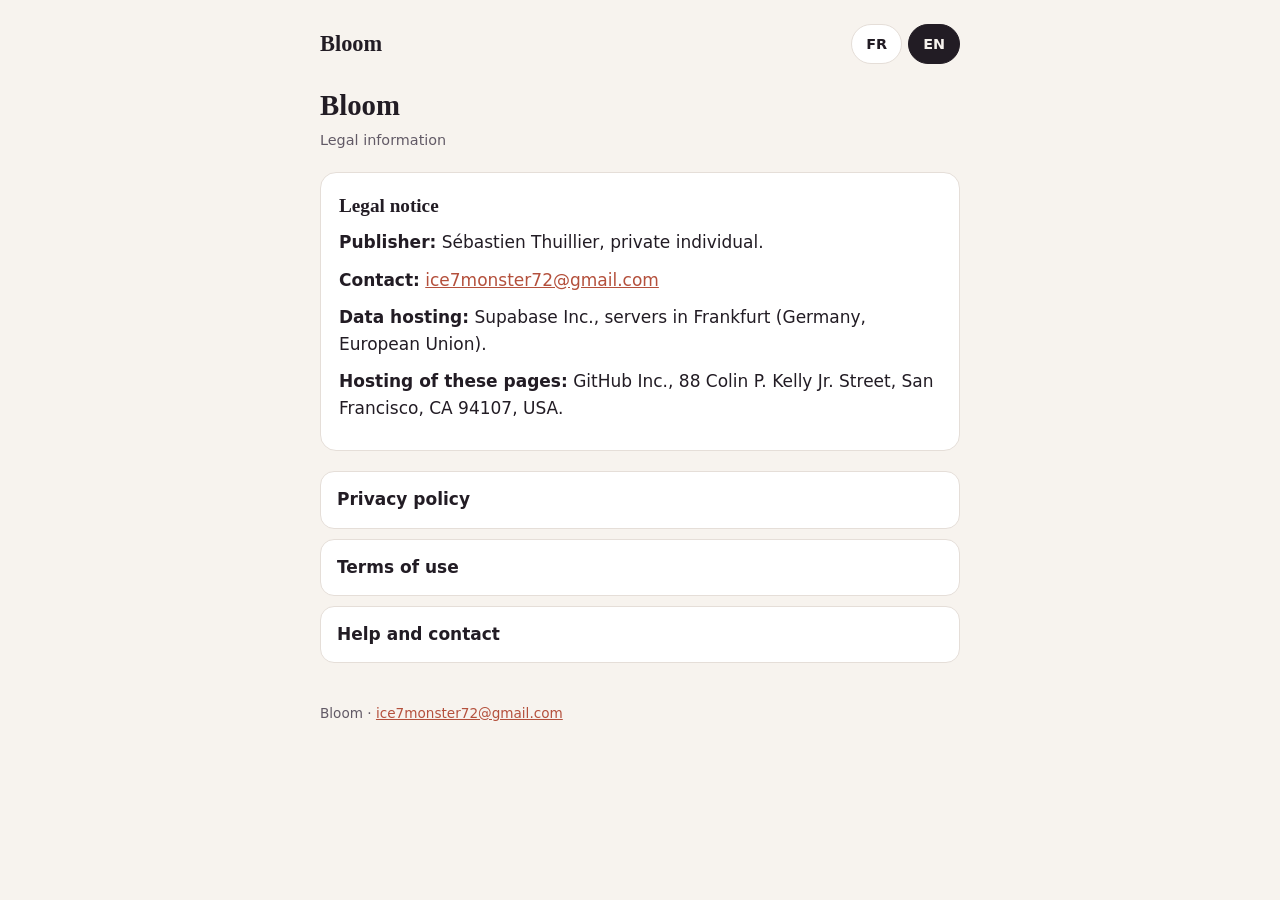
<file: index.html>
<!doctype html>
<html lang="fr"><head><meta charset="utf-8"><meta name="viewport" content="width=device-width,initial-scale=1">
<title>Bloom · Informations légales / Legal information</title><link rel="stylesheet" href="style.css"></head>
<body><div class="wrap">
<header><a class="brand" href="./">Bloom</a><div class="lang" role="group" aria-label="Langue / Language"><button data-l="fr" aria-pressed="true">FR</button><button data-l="en" aria-pressed="false">EN</button></div></header>
<main>
<section lang-block="fr">

<h1>Bloom</h1><p class="date">Informations légales</p>
<div class="card"><h2 style="margin-top:0">Mentions légales</h2>
<p><strong>Éditeur :</strong> Sébastien Thuillier, particulier.</p>
<p><strong>Contact :</strong> <a href="mailto:ice7monster72@gmail.com">ice7monster72@gmail.com</a></p>
<p><strong>Hébergement des données :</strong> Supabase Inc., serveurs situés à Francfort (Allemagne, Union européenne).</p>
<p><strong>Hébergement de ces pages :</strong> GitHub Inc., 88 Colin P. Kelly Jr. Street, San Francisco, CA 94107, États-Unis.</p></div>
<nav class="links"><a href="privacy.html">Politique de confidentialité</a><a href="terms.html">Conditions d'utilisation</a><a href="help.html">Aide et contact</a></nav>

</section>
<section lang-block="en" hidden>

<h1>Bloom</h1><p class="date">Legal information</p>
<div class="card"><h2 style="margin-top:0">Legal notice</h2>
<p><strong>Publisher:</strong> Sébastien Thuillier, private individual.</p>
<p><strong>Contact:</strong> <a href="mailto:ice7monster72@gmail.com">ice7monster72@gmail.com</a></p>
<p><strong>Data hosting:</strong> Supabase Inc., servers in Frankfurt (Germany, European Union).</p>
<p><strong>Hosting of these pages:</strong> GitHub Inc., 88 Colin P. Kelly Jr. Street, San Francisco, CA 94107, USA.</p></div>
<nav class="links"><a href="privacy.html">Privacy policy</a><a href="terms.html">Terms of use</a><a href="help.html">Help and contact</a></nav>

</section>
</main>
<footer>Bloom · <a href="mailto:ice7monster72@gmail.com">ice7monster72@gmail.com</a></footer>
</div><script src="lang.js"></script></body></html>
</file>
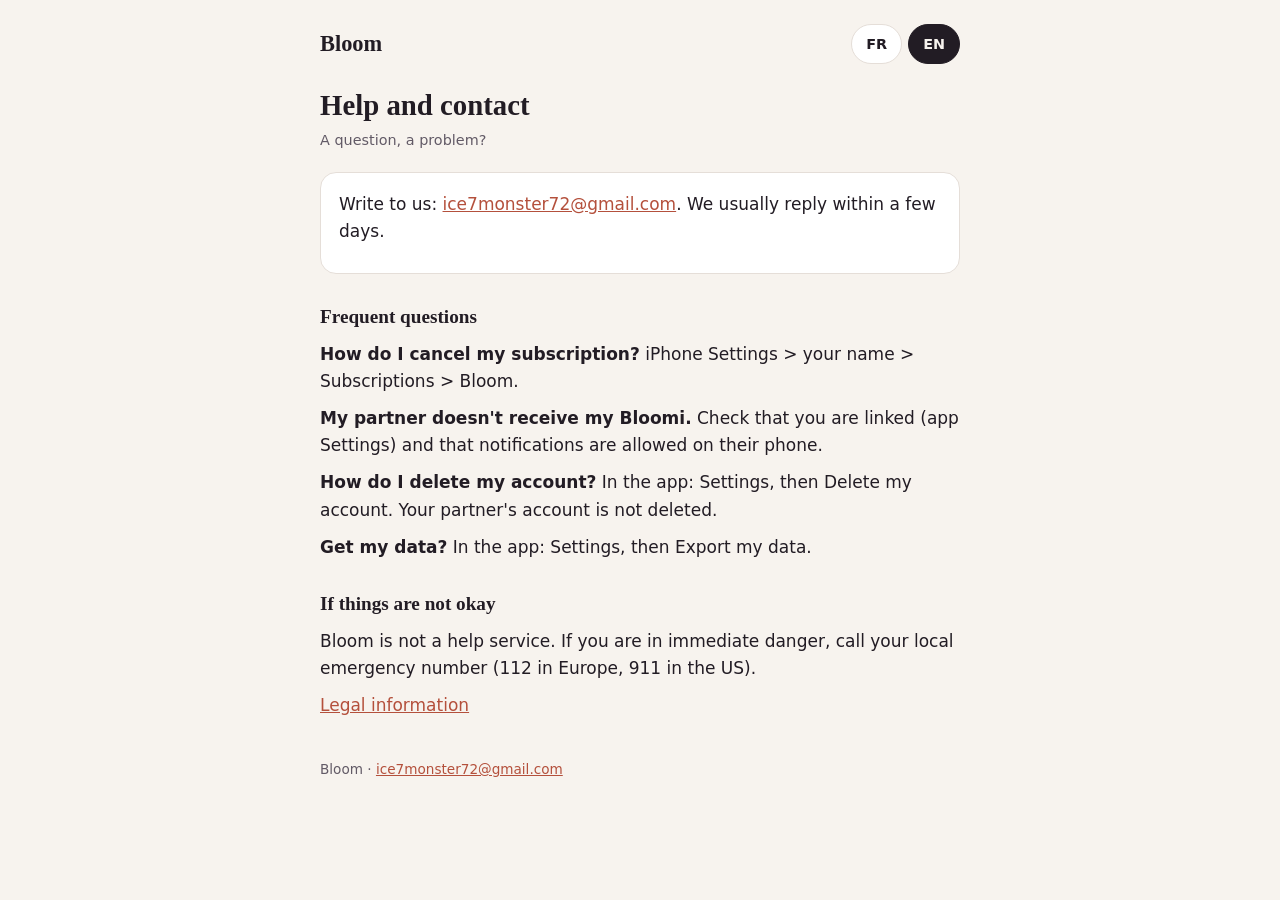
<file: help.html>
<!doctype html>
<html lang="fr"><head><meta charset="utf-8"><meta name="viewport" content="width=device-width,initial-scale=1">
<title>Bloom · Aide / Help</title><link rel="stylesheet" href="style.css"></head>
<body><div class="wrap">
<header><a class="brand" href="./">Bloom</a><div class="lang" role="group" aria-label="Langue / Language"><button data-l="fr" aria-pressed="true">FR</button><button data-l="en" aria-pressed="false">EN</button></div></header>
<main>
<section lang-block="fr">

<h1>Aide et contact</h1><p class="date">Une question, un souci ?</p>
<div class="card"><p>Écrivez-nous : <a href="mailto:ice7monster72@gmail.com">ice7monster72@gmail.com</a>. Nous répondons en général sous quelques jours.</p></div>
<h2>Questions fréquentes</h2>
<p><strong>Comment annuler l'abonnement ?</strong> Réglages iPhone &gt; votre nom &gt; Abonnements &gt; Bloom.</p>
<p><strong>Mon partenaire ne reçoit pas mes Bloomi.</strong> Vérifiez que vous êtes bien reliés (Réglages de l'app) et que les notifications sont autorisées sur son téléphone.</p>
<p><strong>Comment supprimer mon compte ?</strong> Dans l'app : Réglages, puis Supprimer mon compte. Le compte de votre partenaire n'est pas effacé.</p>
<p><strong>Récupérer mes données ?</strong> Dans l'app : Réglages, puis Exporter mes données.</p>
<h2>Si ça ne va pas</h2>
<p>Bloom n'est pas un service d'aide. En danger immédiat, appelez le 112. En France : violences conjugales 3919, prévention du suicide 3114.</p>
<p><a href="./">Informations légales</a></p>

</section>
<section lang-block="en" hidden>

<h1>Help and contact</h1><p class="date">A question, a problem?</p>
<div class="card"><p>Write to us: <a href="mailto:ice7monster72@gmail.com">ice7monster72@gmail.com</a>. We usually reply within a few days.</p></div>
<h2>Frequent questions</h2>
<p><strong>How do I cancel my subscription?</strong> iPhone Settings &gt; your name &gt; Subscriptions &gt; Bloom.</p>
<p><strong>My partner doesn't receive my Bloomi.</strong> Check that you are linked (app Settings) and that notifications are allowed on their phone.</p>
<p><strong>How do I delete my account?</strong> In the app: Settings, then Delete my account. Your partner's account is not deleted.</p>
<p><strong>Get my data?</strong> In the app: Settings, then Export my data.</p>
<h2>If things are not okay</h2>
<p>Bloom is not a help service. If you are in immediate danger, call your local emergency number (112 in Europe, 911 in the US).</p>
<p><a href="./">Legal information</a></p>

</section>
</main>
<footer>Bloom · <a href="mailto:ice7monster72@gmail.com">ice7monster72@gmail.com</a></footer>
</div><script src="lang.js"></script></body></html>
</file>
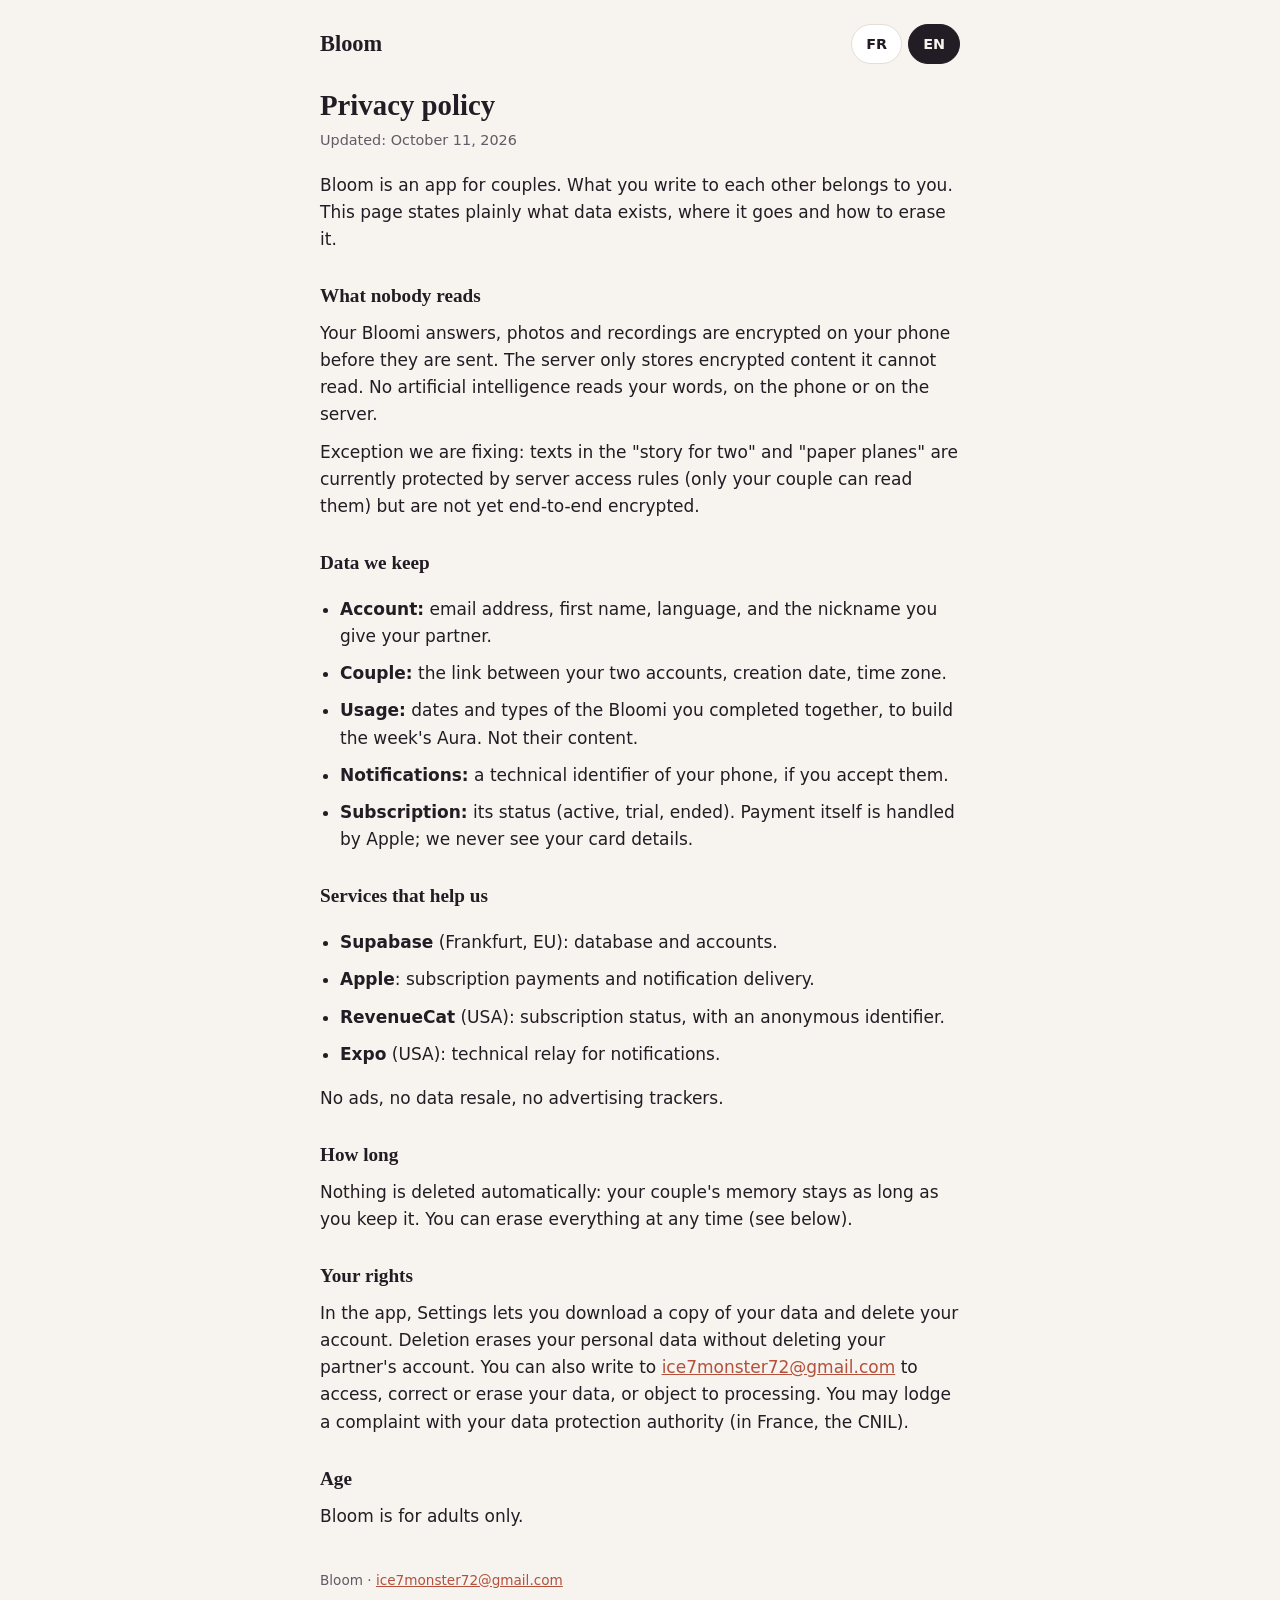
<file: privacy.html>
<!doctype html>
<html lang="fr"><head><meta charset="utf-8"><meta name="viewport" content="width=device-width,initial-scale=1">
<title>Bloom · Confidentialité / Privacy</title><link rel="stylesheet" href="style.css"></head>
<body><div class="wrap">
<header><a class="brand" href="./">Bloom</a><div class="lang" role="group" aria-label="Langue / Language"><button data-l="fr" aria-pressed="true">FR</button><button data-l="en" aria-pressed="false">EN</button></div></header>
<main>
<section lang-block="fr">

<h1>Politique de confidentialité</h1><p class="date">Mise à jour : 11 octobre 2026</p>
<p>Bloom est une app pour les couples. Ce que vous vous écrivez vous appartient. Cette page dit, sans détour, quelles données existent, où elles vont et comment les effacer.</p>
<h2>Ce que personne ne lit</h2>
<p>Vos réponses aux Bloomi, vos photos et vos enregistrements sont chiffrés sur votre téléphone avant d'être envoyés. Le serveur ne stocke qu'un contenu chiffré qu'il ne peut pas lire. Aucune intelligence artificielle ne lit vos mots, ni sur le téléphone ni sur le serveur.</p>
<p>Exception, que nous corrigeons : les textes de l'« histoire à deux » et des « avions en papier » sont aujourd'hui protégés par les règles d'accès du serveur (seul votre couple peut les lire), mais pas encore chiffrés de bout en bout.</p>
<h2>Les données que nous gardons</h2>
<ul>
<li><strong>Compte :</strong> adresse e-mail, prénom, langue, et le surnom que vous donnez à votre partenaire.</li>
<li><strong>Couple :</strong> le lien entre vos deux comptes, la date de création, le fuseau horaire.</li>
<li><strong>Usage :</strong> les dates et types des Bloomi faits ensemble, pour construire l'Aura de la semaine. Pas leur contenu.</li>
<li><strong>Notifications :</strong> un identifiant technique de votre téléphone, si vous les acceptez.</li>
<li><strong>Abonnement :</strong> l'état de l'abonnement (actif, essai, terminé). Le paiement lui-même est traité par Apple ; nous ne voyons jamais vos coordonnées bancaires.</li>
</ul>
<h2>Les services qui nous aident</h2>
<ul>
<li><strong>Supabase</strong> (Francfort, UE) : base de données et comptes.</li>
<li><strong>Apple</strong> : paiement des abonnements et envoi des notifications.</li>
<li><strong>RevenueCat</strong> (États-Unis) : suivi de l'état de l'abonnement, avec un identifiant anonyme.</li>
<li><strong>Expo</strong> (États-Unis) : relais technique des notifications.</li>
</ul>
<p>Pas de publicité, pas de revente de données, pas de traceur publicitaire.</p>
<h2>Combien de temps</h2>
<p>Rien n'est effacé automatiquement : la mémoire de votre couple reste tant que vous la gardez. Vous pouvez tout effacer à tout moment (voir ci-dessous).</p>
<h2>Vos droits</h2>
<p>Dans l'app, Réglages permet de télécharger une copie de vos données et de supprimer votre compte. La suppression efface vos données personnelles sans effacer le compte de votre partenaire. Vous pouvez aussi écrire à <a href="mailto:ice7monster72@gmail.com">ice7monster72@gmail.com</a> pour accéder, corriger ou effacer vos données, ou vous opposer à un traitement. Vous pouvez saisir la CNIL (cnil.fr).</p>
<h2>Âge</h2>
<p>Bloom est réservée aux personnes majeures.</p>

</section>
<section lang-block="en" hidden>

<h1>Privacy policy</h1><p class="date">Updated: October 11, 2026</p>
<p>Bloom is an app for couples. What you write to each other belongs to you. This page states plainly what data exists, where it goes and how to erase it.</p>
<h2>What nobody reads</h2>
<p>Your Bloomi answers, photos and recordings are encrypted on your phone before they are sent. The server only stores encrypted content it cannot read. No artificial intelligence reads your words, on the phone or on the server.</p>
<p>Exception we are fixing: texts in the "story for two" and "paper planes" are currently protected by server access rules (only your couple can read them) but are not yet end-to-end encrypted.</p>
<h2>Data we keep</h2>
<ul>
<li><strong>Account:</strong> email address, first name, language, and the nickname you give your partner.</li>
<li><strong>Couple:</strong> the link between your two accounts, creation date, time zone.</li>
<li><strong>Usage:</strong> dates and types of the Bloomi you completed together, to build the week's Aura. Not their content.</li>
<li><strong>Notifications:</strong> a technical identifier of your phone, if you accept them.</li>
<li><strong>Subscription:</strong> its status (active, trial, ended). Payment itself is handled by Apple; we never see your card details.</li>
</ul>
<h2>Services that help us</h2>
<ul>
<li><strong>Supabase</strong> (Frankfurt, EU): database and accounts.</li>
<li><strong>Apple</strong>: subscription payments and notification delivery.</li>
<li><strong>RevenueCat</strong> (USA): subscription status, with an anonymous identifier.</li>
<li><strong>Expo</strong> (USA): technical relay for notifications.</li>
</ul>
<p>No ads, no data resale, no advertising trackers.</p>
<h2>How long</h2>
<p>Nothing is deleted automatically: your couple's memory stays as long as you keep it. You can erase everything at any time (see below).</p>
<h2>Your rights</h2>
<p>In the app, Settings lets you download a copy of your data and delete your account. Deletion erases your personal data without deleting your partner's account. You can also write to <a href="mailto:ice7monster72@gmail.com">ice7monster72@gmail.com</a> to access, correct or erase your data, or object to processing. You may lodge a complaint with your data protection authority (in France, the CNIL).</p>
<h2>Age</h2>
<p>Bloom is for adults only.</p>

</section>
</main>
<footer>Bloom · <a href="mailto:ice7monster72@gmail.com">ice7monster72@gmail.com</a></footer>
</div><script src="lang.js"></script></body></html>
</file>
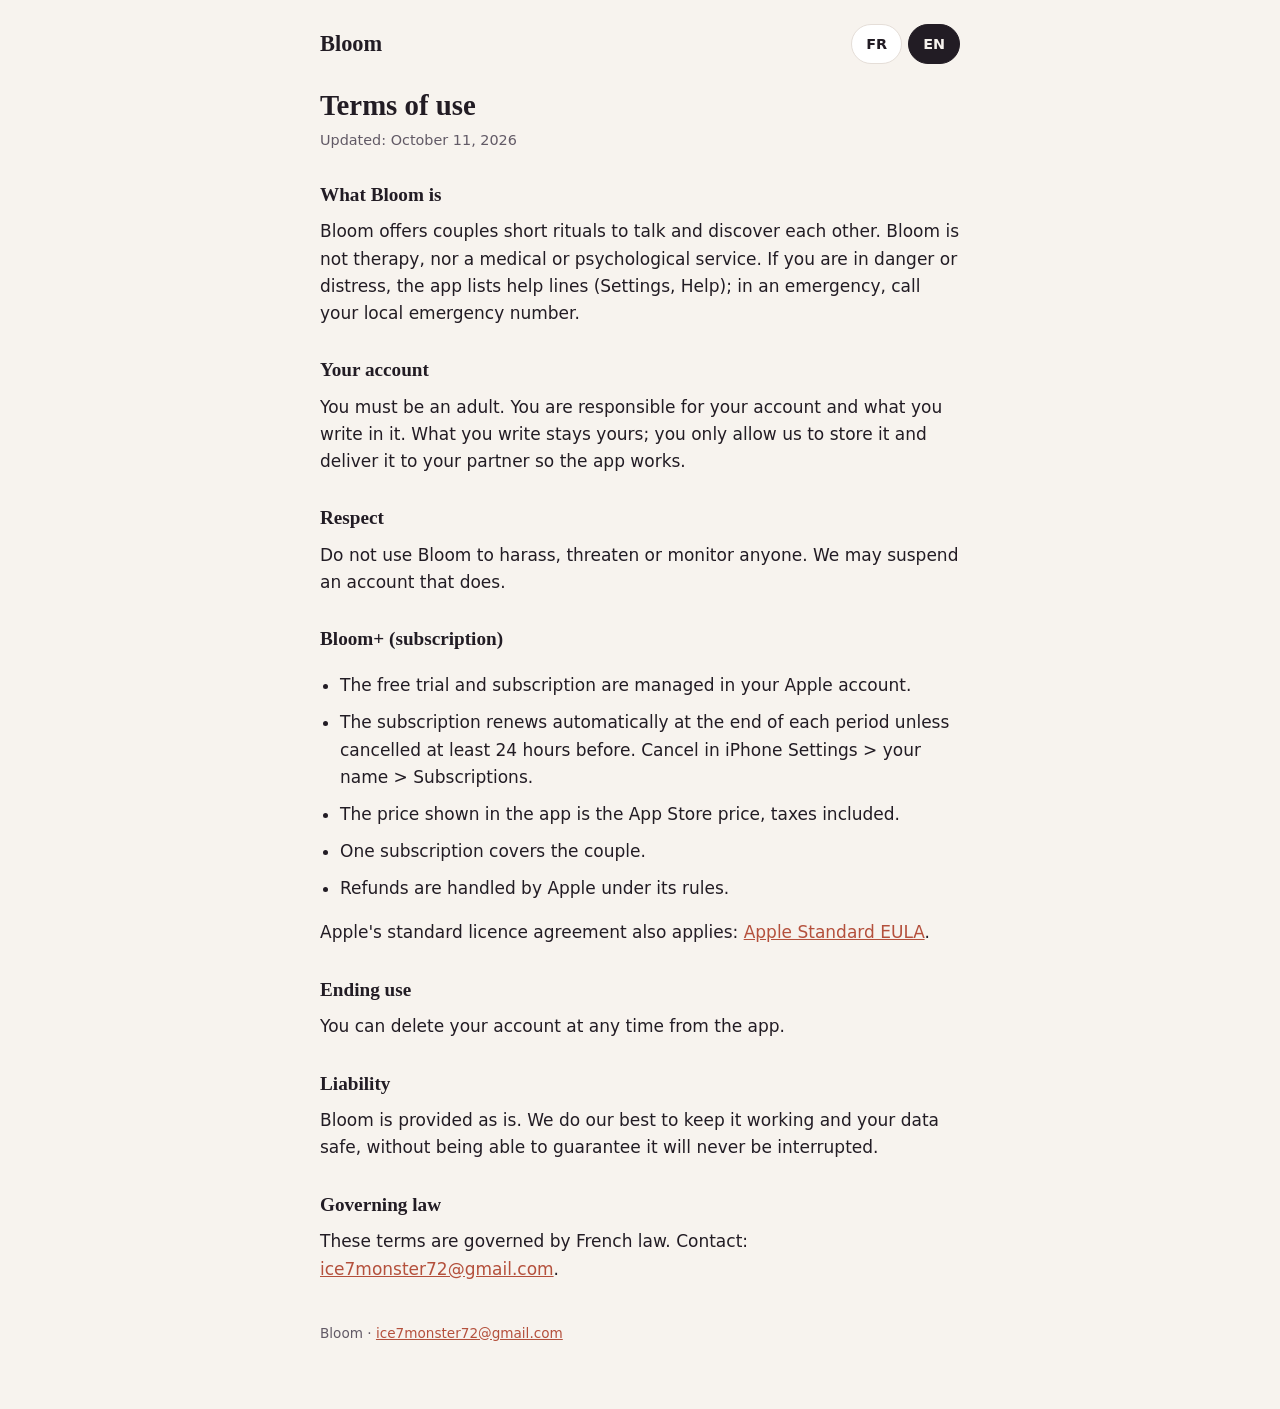
<file: terms.html>
<!doctype html>
<html lang="fr"><head><meta charset="utf-8"><meta name="viewport" content="width=device-width,initial-scale=1">
<title>Bloom · Conditions d'utilisation / Terms of use</title><link rel="stylesheet" href="style.css"></head>
<body><div class="wrap">
<header><a class="brand" href="./">Bloom</a><div class="lang" role="group" aria-label="Langue / Language"><button data-l="fr" aria-pressed="true">FR</button><button data-l="en" aria-pressed="false">EN</button></div></header>
<main>
<section lang-block="fr">

<h1>Conditions d'utilisation</h1><p class="date">Mise à jour : 11 octobre 2026</p>
<h2>Ce qu'est Bloom</h2>
<p>Bloom propose à deux personnes en couple des rituels courts pour se parler et se découvrir. Bloom n'est ni une thérapie ni un service médical ou psychologique. Si vous êtes en danger ou en détresse, l'app indique des numéros d'aide (Réglages, Aide) ; en urgence, appelez le 112.</p>
<h2>Votre compte</h2>
<p>Vous devez être majeur. Vous êtes responsable de votre compte et de ce que vous y écrivez. Ce que vous écrivez reste à vous ; vous nous autorisez seulement à le stocker et à le transmettre à votre partenaire pour faire fonctionner l'app.</p>
<h2>Respect</h2>
<p>N'utilisez pas Bloom pour harceler, menacer ou surveiller quelqu'un. Nous pouvons suspendre un compte qui le fait.</p>
<h2>Bloom+ (abonnement)</h2>
<ul>
<li>L'essai gratuit et l'abonnement se gèrent dans votre compte Apple.</li>
<li>L'abonnement se renouvelle automatiquement à la fin de chaque période, sauf si vous l'annulez au moins 24 heures avant. Vous l'annulez dans Réglages iPhone &gt; votre nom &gt; Abonnements.</li>
<li>Le prix affiché dans l'app est celui de l'App Store, taxes comprises.</li>
<li>Un seul abonnement suffit pour le couple.</li>
<li>Les remboursements sont traités par Apple selon ses règles.</li>
</ul>
<p>Le contrat de licence standard d'Apple s'applique aussi : <a href="https://www.apple.com/legal/internet-services/itunes/dev/stdeula/">Apple Standard EULA</a>.</p>
<h2>Fin d'utilisation</h2>
<p>Vous pouvez supprimer votre compte à tout moment depuis l'app.</p>
<h2>Responsabilité</h2>
<p>Bloom est fourni tel quel. Nous faisons de notre mieux pour qu'il fonctionne et protège vos données, sans pouvoir garantir l'absence de toute interruption.</p>
<h2>Droit applicable</h2>
<p>Ces conditions sont soumises au droit français. Contact : <a href="mailto:ice7monster72@gmail.com">ice7monster72@gmail.com</a>.</p>

</section>
<section lang-block="en" hidden>

<h1>Terms of use</h1><p class="date">Updated: October 11, 2026</p>
<h2>What Bloom is</h2>
<p>Bloom offers couples short rituals to talk and discover each other. Bloom is not therapy, nor a medical or psychological service. If you are in danger or distress, the app lists help lines (Settings, Help); in an emergency, call your local emergency number.</p>
<h2>Your account</h2>
<p>You must be an adult. You are responsible for your account and what you write in it. What you write stays yours; you only allow us to store it and deliver it to your partner so the app works.</p>
<h2>Respect</h2>
<p>Do not use Bloom to harass, threaten or monitor anyone. We may suspend an account that does.</p>
<h2>Bloom+ (subscription)</h2>
<ul>
<li>The free trial and subscription are managed in your Apple account.</li>
<li>The subscription renews automatically at the end of each period unless cancelled at least 24 hours before. Cancel in iPhone Settings &gt; your name &gt; Subscriptions.</li>
<li>The price shown in the app is the App Store price, taxes included.</li>
<li>One subscription covers the couple.</li>
<li>Refunds are handled by Apple under its rules.</li>
</ul>
<p>Apple's standard licence agreement also applies: <a href="https://www.apple.com/legal/internet-services/itunes/dev/stdeula/">Apple Standard EULA</a>.</p>
<h2>Ending use</h2>
<p>You can delete your account at any time from the app.</p>
<h2>Liability</h2>
<p>Bloom is provided as is. We do our best to keep it working and your data safe, without being able to guarantee it will never be interrupted.</p>
<h2>Governing law</h2>
<p>These terms are governed by French law. Contact: <a href="mailto:ice7monster72@gmail.com">ice7monster72@gmail.com</a>.</p>

</section>
</main>
<footer>Bloom · <a href="mailto:ice7monster72@gmail.com">ice7monster72@gmail.com</a></footer>
</div><script src="lang.js"></script></body></html>
</file>
<file: style.css>
:root{--bg:#F7F3EE;--surface:#FFFFFF;--ink:#221C24;--muted:#625A66;--line:#E5DED8;--accent:#B4503C;color-scheme:light}
@media (prefers-color-scheme:dark){:root{--bg:#141016;--surface:#1D181F;--ink:#F1EBF2;--muted:#ADA4B3;--line:#352E38;--accent:#EC9883;color-scheme:dark}}
*{box-sizing:border-box}
html,body{margin:0;overflow-x:hidden}
body{background:var(--bg);color:var(--ink);font:17px/1.6 -apple-system,BlinkMacSystemFont,"Segoe UI",system-ui,sans-serif}
.wrap{max-width:42rem;margin:0 auto;padding:24px 16px 64px}
header{display:flex;justify-content:space-between;align-items:center;gap:12px;margin-bottom:24px}
.brand{font-family:Georgia,serif;font-size:1.4rem;font-weight:600;color:var(--ink);text-decoration:none}
.lang{display:flex;gap:6px}
.lang button{min-height:40px;padding:0 14px;border-radius:99px;border:1px solid var(--line);background:var(--surface);color:var(--ink);font:600 .9rem system-ui;cursor:pointer}
.lang button[aria-pressed="true"]{background:var(--ink);color:var(--bg);border-color:var(--ink)}
h1{font-family:Georgia,serif;font-size:1.8rem;line-height:1.2;margin:0 0 6px}
h2{font-family:Georgia,serif;font-size:1.2rem;margin:28px 0 8px}
p,li{margin:0 0 10px} ul{padding-left:20px}
.date{color:var(--muted);font-size:.9rem;margin-bottom:20px}
a{color:var(--accent)}
.card{background:var(--surface);border:1px solid var(--line);border-radius:16px;padding:18px;margin:16px 0}
nav.links{display:grid;gap:10px;margin-top:20px}
nav.links a{display:block;background:var(--surface);border:1px solid var(--line);border-radius:14px;padding:14px 16px;text-decoration:none;color:var(--ink);font-weight:600}
footer{margin-top:40px;color:var(--muted);font-size:.85rem}
[hidden]{display:none!important}
</file>
